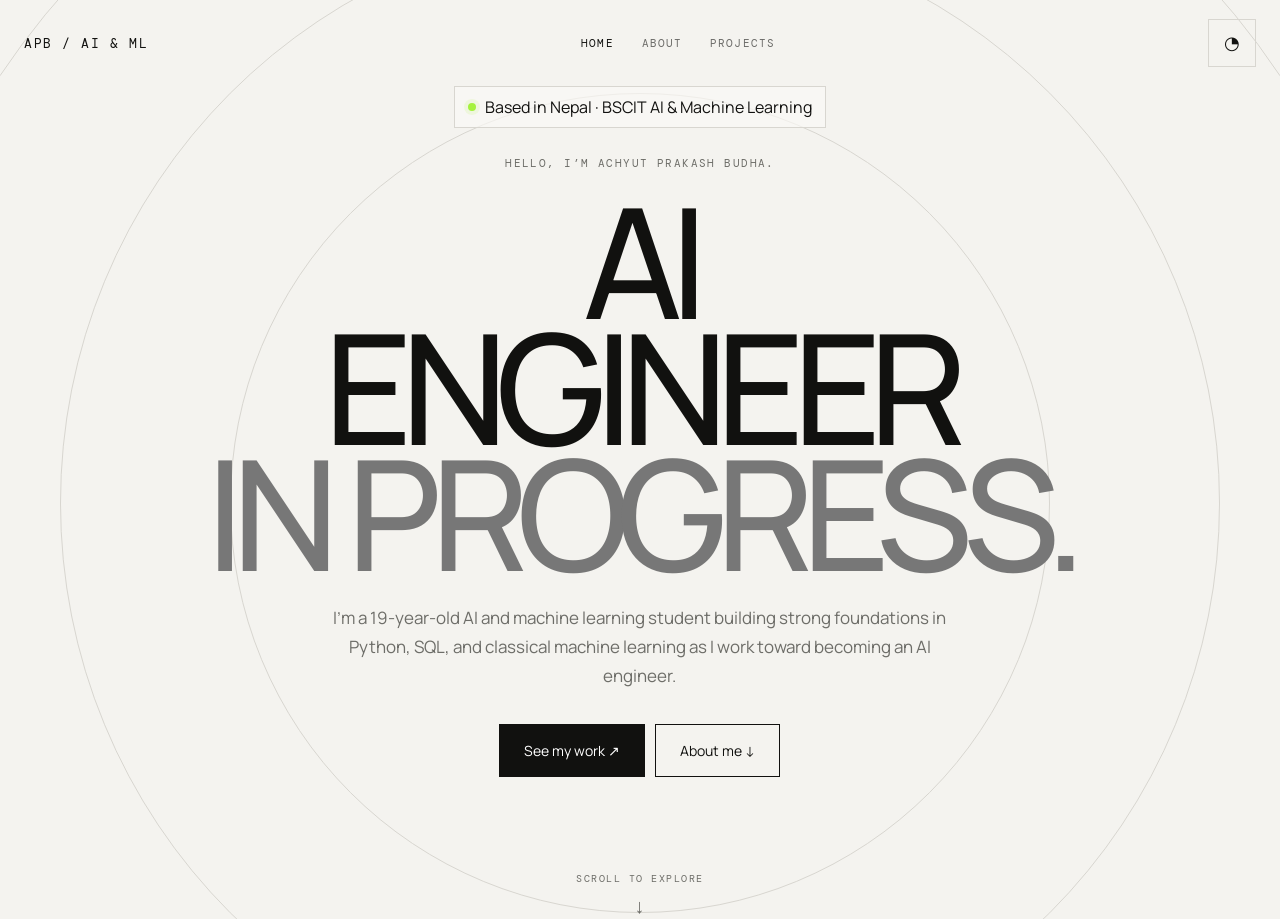
<file: achyut-portfolio/index.html>
<!doctype html><html lang="en"><head><meta charset="utf-8"><meta name="viewport" content="width=device-width,initial-scale=1"><title>Achyut Prakash Budha — AI Engineer in Progress</title><meta name="description" content="Portfolio of Achyut Prakash Budha, a 19-year-old student in Nepal building foundations in AI and machine learning."><link rel="stylesheet" href="styles.css"></head><body><div class="page"><div class="shell"><header class="topbar"><a class="brand" href="index.html">APB / AI & ML</a><nav class="nav"><a class="active" href="index.html">Home</a><a href="about.html">About</a><a href="projects.html">Projects</a></nav><button class="theme" data-theme aria-label="Toggle theme">◔</button></header></div><main class="hero"><div class="orb"></div><div class="orb2"></div><div class="orb3"></div><div class="hero-inner fade"><div class="status"><span class="dot"></span> Based in Nepal · BSCIT AI & Machine Learning</div><div class="eyebrow" style="margin-top:28px">Hello, I’m Achyut Prakash Budha.</div><h1>AI<br>ENGINEER<br><span style="color:#777">IN PROGRESS.</span></h1><p>I’m a 19-year-old AI and machine learning student building strong foundations in Python, SQL, and classical machine learning as I work toward becoming an AI engineer.</p><div class="actions"><a class="btn primary" href="projects.html">See my work ↗</a><a class="btn secondary" href="about.html">About me ↓</a></div><div class="scroll">SCROLL TO EXPLORE<span>↓</span></div></div></main></div><script src="script.js"></script></body></html>
</file>
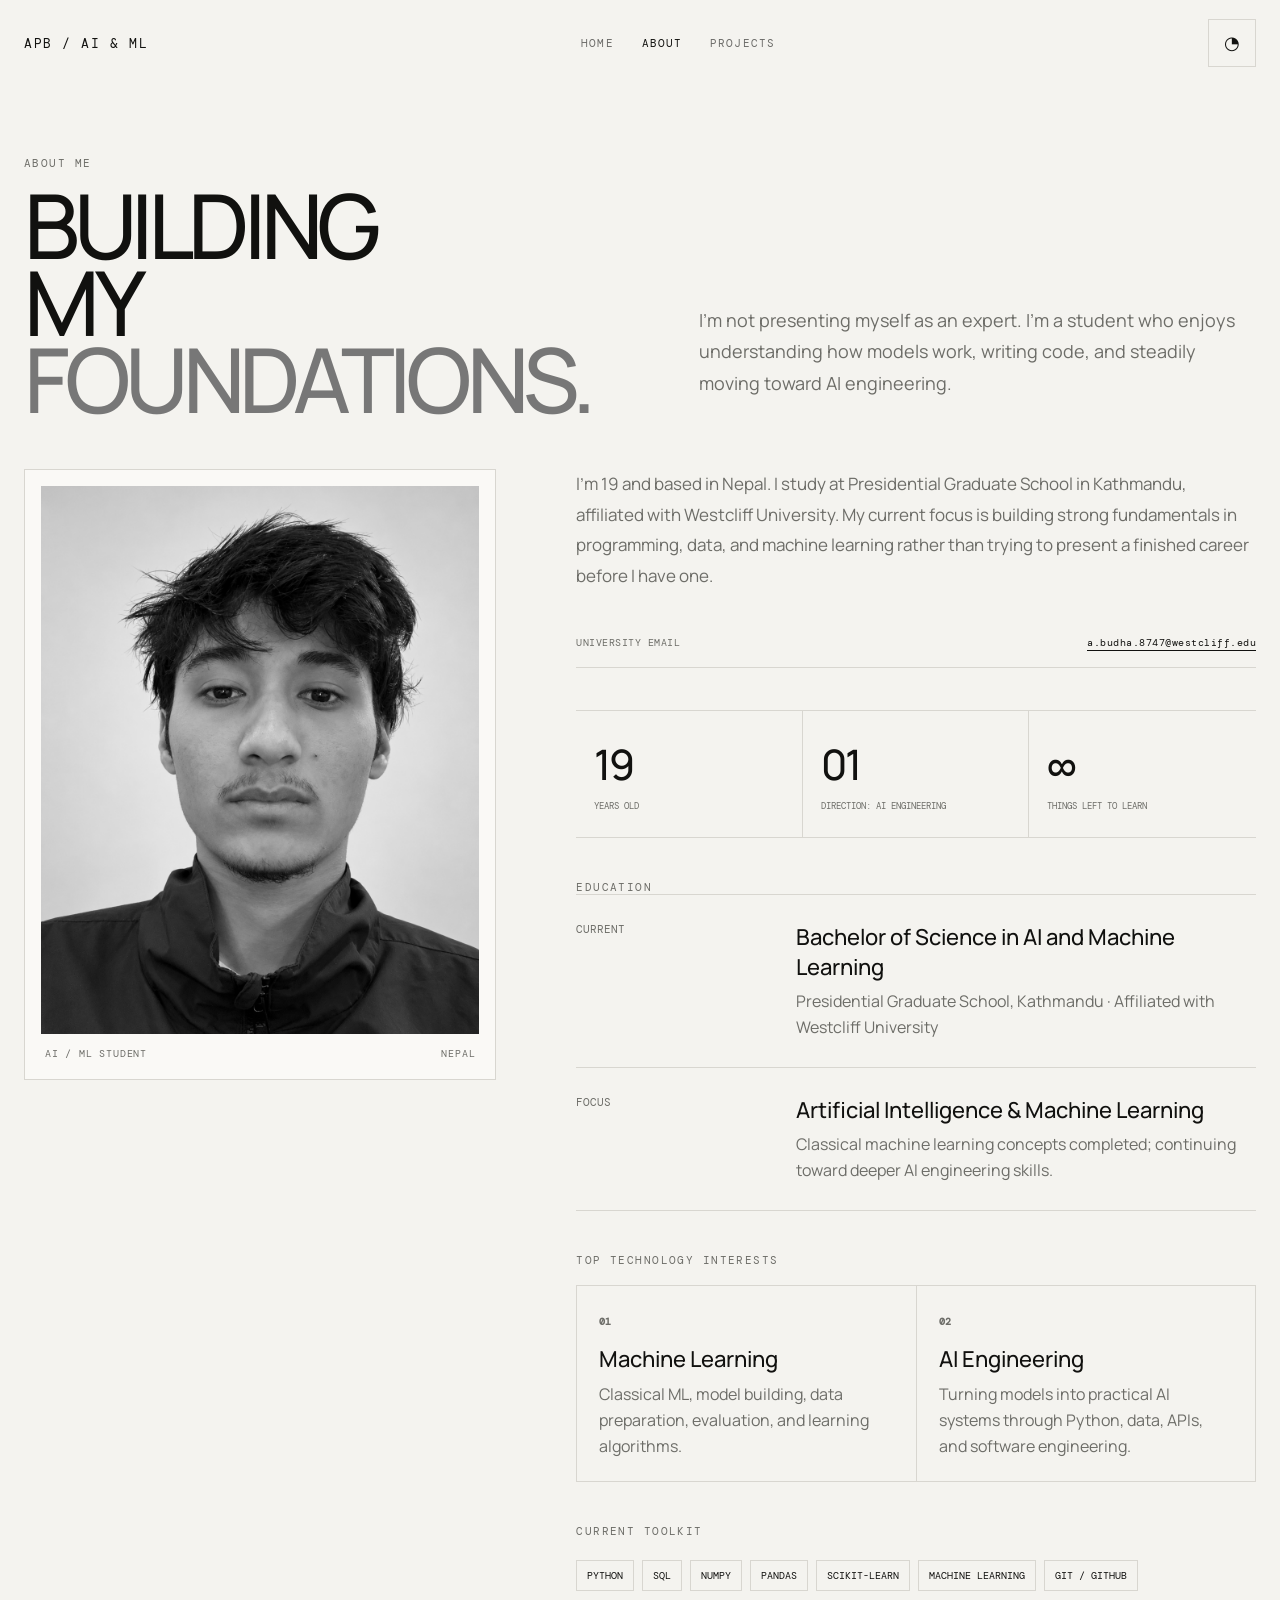
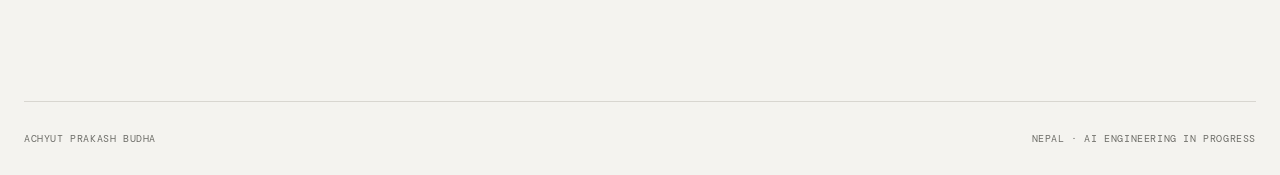
<file: achyut-portfolio/about.html>
<!doctype html><html lang="en"><head><meta charset="utf-8"><meta name="viewport" content="width=device-width,initial-scale=1"><title>About — Achyut Prakash Budha</title><link rel="stylesheet" href="styles.css"></head><body><div class="shell"><header class="topbar"><a class="brand" href="index.html">APB / AI & ML</a><nav class="nav"><a href="index.html">Home</a><a class="active" href="about.html">About</a><a href="projects.html">Projects</a></nav><button class="theme" data-theme aria-label="Toggle theme">◔</button></header></div><main class="page-main"><div class="shell"><div class="section-head fade"><div><div class="section-kicker">About me</div><h2>BUILDING<br>MY <span>FOUNDATIONS.</span></h2></div><p class="lead">I’m not presenting myself as an expert. I’m a student who enjoys understanding how models work, writing code, and steadily moving toward AI engineering.</p></div><div class="about-grid"><div class="portrait-card fade"><img src="assets/achyut.jpg" alt="Achyut Prakash Budha"><div class="caption"><span>AI / ML Student</span><span>Nepal</span></div></div><div><div class="text-block fade">I’m 19 and based in Nepal. I study at Presidential Graduate School in Kathmandu, affiliated with Westcliff University. My current focus is building strong fundamentals in programming, data, and machine learning rather than trying to present a finished career before I have one.</div><div class="contact-line"><span>UNIVERSITY EMAIL</span><a href="mailto:a.budha.8747@westcliff.edu">a.budha.8747@westcliff.edu</a></div><div class="facts"><div class="fact"><strong>19</strong><small>Years old</small></div><div class="fact"><strong>01</strong><small>Direction: AI engineering</small></div><div class="fact"><strong>∞</strong><small>Things left to learn</small></div></div><div class="section-kicker">Education</div><div class="timeline"><div class="timeline-row"><div class="date">CURRENT</div><div><h3>Bachelor of Science in AI and Machine Learning</h3><p>Presidential Graduate School, Kathmandu · Affiliated with Westcliff University</p></div></div><div class="timeline-row"><div class="date">FOCUS</div><div><h3>Artificial Intelligence & Machine Learning</h3><p>Classical machine learning concepts completed; continuing toward deeper AI engineering skills.</p></div></div></div><div class="section-kicker" style="margin-top:42px">Top technology interests</div><div class="interest-grid"><div class="interest"><strong>01</strong><h3>Machine Learning</h3><p>Classical ML, model building, data preparation, evaluation, and learning algorithms.</p></div><div class="interest"><strong>02</strong><h3>AI Engineering</h3><p>Turning models into practical AI systems through Python, data, APIs, and software engineering.</p></div></div><div class="section-kicker" style="margin-top:42px">Current toolkit</div><div class="tags"><span class="tag">Python</span><span class="tag">SQL</span><span class="tag">NumPy</span><span class="tag">Pandas</span><span class="tag">Scikit-learn</span><span class="tag">Machine Learning</span><span class="tag">Git / GitHub</span></div></div></div></div></main><footer class="footer shell"><span>ACHYUT PRAKASH BUDHA</span><span>NEPAL · AI ENGINEERING IN PROGRESS</span></footer><script src="script.js"></script></body></html>
</file>
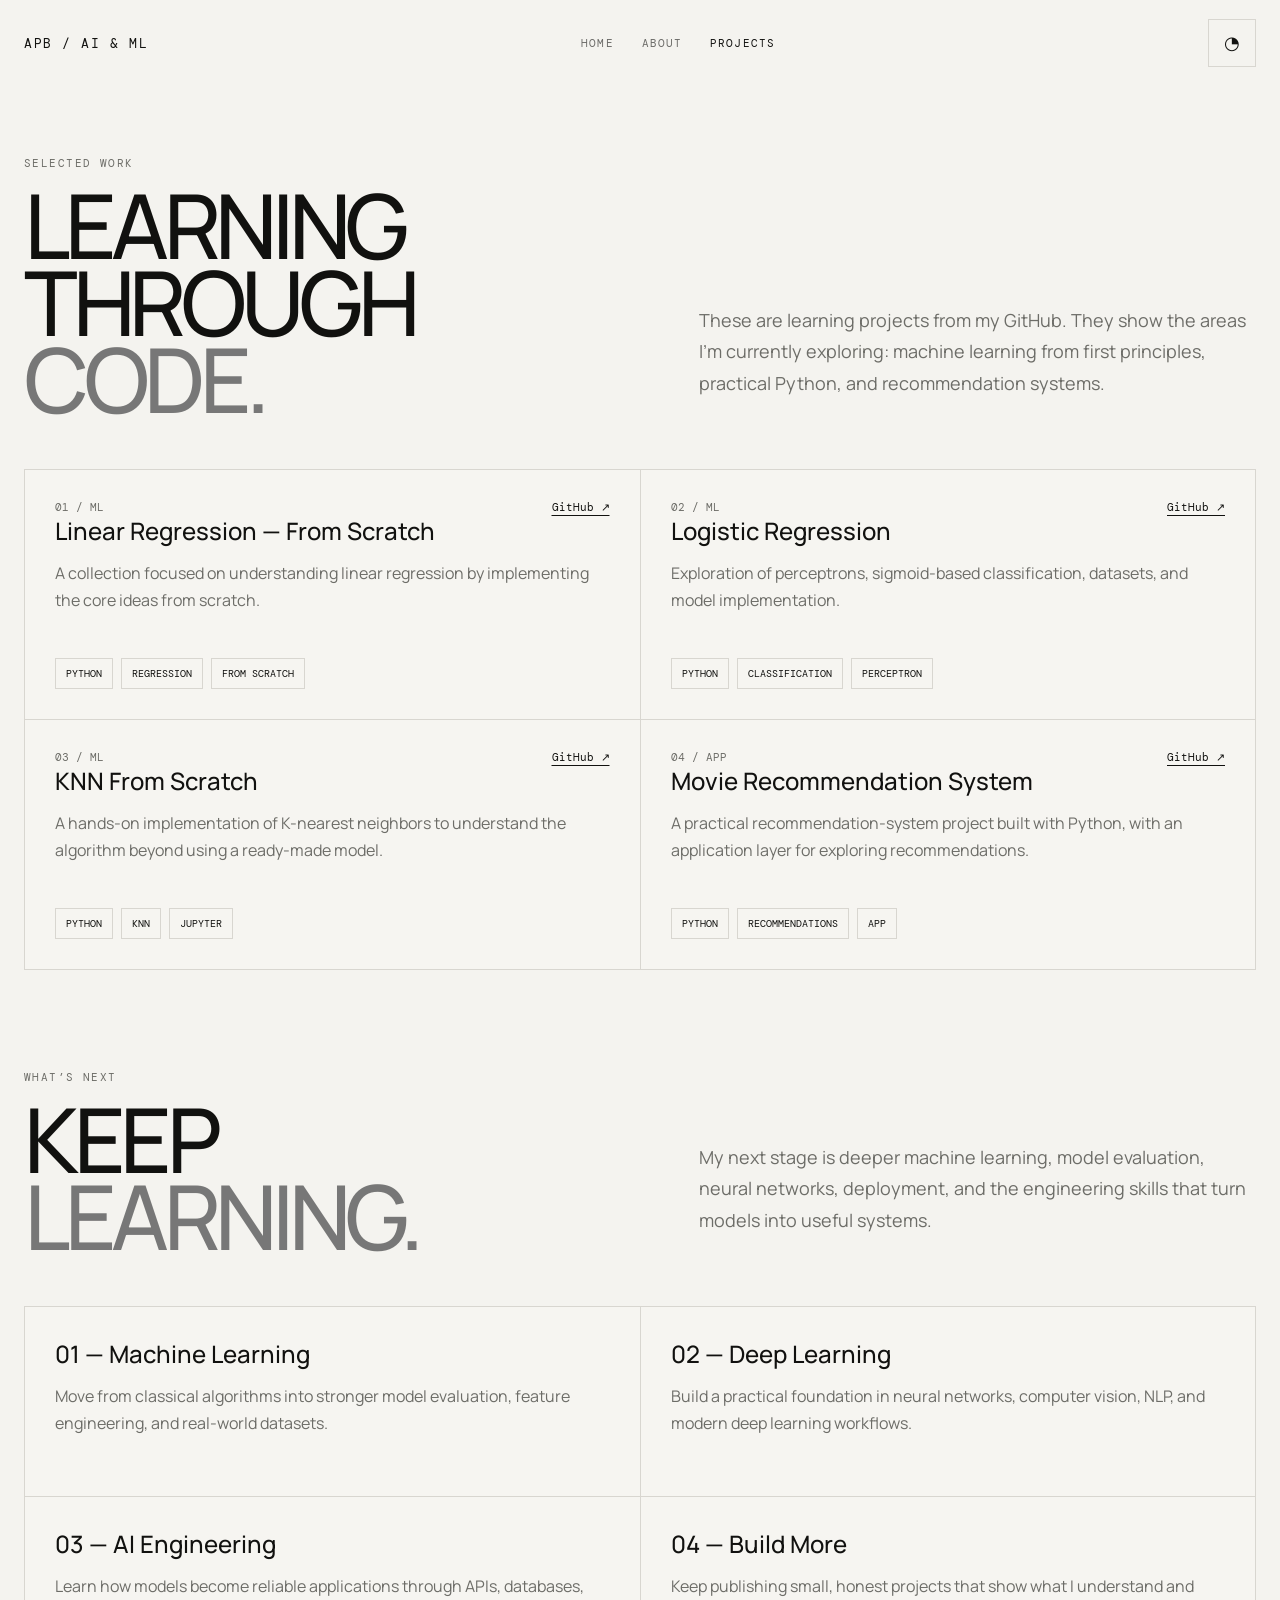
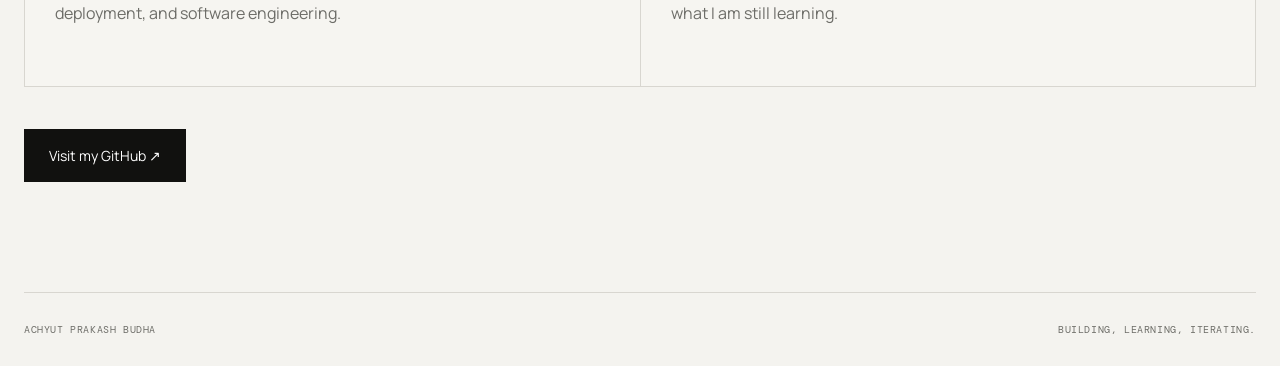
<file: achyut-portfolio/projects.html>
<!doctype html><html lang="en"><head><meta charset="utf-8"><meta name="viewport" content="width=device-width,initial-scale=1"><title>Projects — Achyut Prakash Budha</title><link rel="stylesheet" href="styles.css"></head><body><div class="shell"><header class="topbar"><a class="brand" href="index.html">APB / AI & ML</a><nav class="nav"><a href="index.html">Home</a><a href="about.html">About</a><a class="active" href="projects.html">Projects</a></nav><button class="theme" data-theme aria-label="Toggle theme">◔</button></header></div><main class="page-main"><div class="shell"><div class="section-head fade"><div><div class="section-kicker">Selected work</div><h2>LEARNING<br>THROUGH <span>CODE.</span></h2></div><p class="lead">These are learning projects from my GitHub. They show the areas I’m currently exploring: machine learning from first principles, practical Python, and recommendation systems.</p></div><div class="project-grid"><article class="project"><div><div class="project-top"><span class="project-no">01 / ML</span><a class="project-link" href="https://github.com/achyu7budha/Linear_Regression_All_Scratch_Code" target="_blank" rel="noreferrer">GitHub ↗</a></div><h3>Linear Regression — From Scratch</h3><p>A collection focused on understanding linear regression by implementing the core ideas from scratch.</p></div><div class="tags"><span class="tag">Python</span><span class="tag">Regression</span><span class="tag">From scratch</span></div></article><article class="project"><div><div class="project-top"><span class="project-no">02 / ML</span><a class="project-link" href="https://github.com/achyu7budha/Logistic_Regression" target="_blank" rel="noreferrer">GitHub ↗</a></div><h3>Logistic Regression</h3><p>Exploration of perceptrons, sigmoid-based classification, datasets, and model implementation.</p></div><div class="tags"><span class="tag">Python</span><span class="tag">Classification</span><span class="tag">Perceptron</span></div></article><article class="project"><div><div class="project-top"><span class="project-no">03 / ML</span><a class="project-link" href="https://github.com/achyu7budha/KNN_From_Scratch" target="_blank" rel="noreferrer">GitHub ↗</a></div><h3>KNN From Scratch</h3><p>A hands-on implementation of K-nearest neighbors to understand the algorithm beyond using a ready-made model.</p></div><div class="tags"><span class="tag">Python</span><span class="tag">KNN</span><span class="tag">Jupyter</span></div></article><article class="project"><div><div class="project-top"><span class="project-no">04 / APP</span><a class="project-link" href="https://github.com/achyu7budha/Movie-Recommendaton-System" target="_blank" rel="noreferrer">GitHub ↗</a></div><h3>Movie Recommendation System</h3><p>A practical recommendation-system project built with Python, with an application layer for exploring recommendations.</p></div><div class="tags"><span class="tag">Python</span><span class="tag">Recommendations</span><span class="tag">App</span></div></article></div><div class="section-head" style="margin-top:100px"><div><div class="section-kicker">What’s next</div><h2>KEEP<br><span>LEARNING.</span></h2></div><p class="lead">My next stage is deeper machine learning, model evaluation, neural networks, deployment, and the engineering skills that turn models into useful systems.</p></div><div class="skill-grid"><div class="skill"><h3>01 — Machine Learning</h3><p>Move from classical algorithms into stronger model evaluation, feature engineering, and real-world datasets.</p></div><div class="skill"><h3>02 — Deep Learning</h3><p>Build a practical foundation in neural networks, computer vision, NLP, and modern deep learning workflows.</p></div><div class="skill"><h3>03 — AI Engineering</h3><p>Learn how models become reliable applications through APIs, databases, deployment, and software engineering.</p></div><div class="skill"><h3>04 — Build More</h3><p>Keep publishing small, honest projects that show what I understand and what I am still learning.</p></div></div><div style="margin-top:42px"><a class="btn primary" href="https://github.com/achyu7budha" target="_blank" rel="noreferrer">Visit my GitHub ↗</a></div></div></main><footer class="footer shell"><span>ACHYUT PRAKASH BUDHA</span><span>BUILDING, LEARNING, ITERATING.</span></footer><script src="script.js"></script></body></html>
</file>
<file: achyut-portfolio/styles.css>
@import url('https://fonts.googleapis.com/css2?family=DM+Mono:wght@400;500&family=Manrope:wght@400;500;600;700&display=swap');
:root{--bg:#f4f3ef;--paper:#faf9f6;--ink:#11110f;--muted:#6d6d68;--line:#d8d6d0;--accent:#a5f23d;--max:1240px}
*{box-sizing:border-box}html{scroll-behavior:smooth}body{margin:0;background:var(--bg);color:var(--ink);font-family:Manrope,Arial,sans-serif}a{color:inherit;text-decoration:none}.page{min-height:100vh;position:relative;overflow:hidden}.shell{width:min(calc(100% - 48px),var(--max));margin:auto}.topbar{height:86px;display:flex;align-items:center;justify-content:space-between;position:relative;z-index:5}.brand{font-family:'DM Mono',monospace;font-size:13px;letter-spacing:.12em;text-transform:uppercase}.nav{display:flex;gap:28px;font-family:'DM Mono',monospace;font-size:11px;letter-spacing:.1em;text-transform:uppercase}.nav a{opacity:.6}.nav a:hover,.nav a.active{opacity:1}.theme{border:1px solid var(--line);background:transparent;width:48px;height:48px;font-size:18px;cursor:pointer}.hero{min-height:calc(100vh - 86px);display:grid;place-items:center;position:relative}.orb,.orb2,.orb3{position:absolute;border:1px solid var(--line);border-radius:50%;pointer-events:none}.orb{width:820px;height:820px}.orb2{width:1160px;height:1160px}.orb3{width:1540px;height:1540px}.hero-inner{position:relative;text-align:center;z-index:2;max-width:980px}.eyebrow,.section-kicker{font-family:'DM Mono',monospace;font-size:11px;letter-spacing:.13em;text-transform:uppercase;color:var(--muted)}.status{display:inline-flex;align-items:center;gap:9px;border:1px solid var(--line);padding:9px 13px;background:rgba(250,249,246,.65)}.dot{width:8px;height:8px;border-radius:50%;background:var(--accent);box-shadow:0 0 0 4px rgba(165,242,61,.12)}h1{font-size:clamp(72px,12vw,178px);line-height:.82;letter-spacing:-.075em;font-weight:500;margin:28px 0}.hero p{max-width:650px;margin:0 auto;color:var(--muted);font-size:17px;line-height:1.7}.actions{display:flex;justify-content:center;gap:10px;margin-top:34px}.btn{display:inline-flex;align-items:center;gap:14px;padding:16px 24px;border:1px solid var(--ink);font-size:14px}.btn.primary{background:var(--ink);color:white}.btn.secondary{background:transparent}.scroll{margin-top:95px;font-family:'DM Mono',monospace;font-size:10px;letter-spacing:.15em;color:var(--muted)}.scroll span{display:block;font-size:20px;margin-top:8px}.page-main{padding:70px 0 110px}.section-head{display:grid;grid-template-columns:1.05fr .95fr;gap:60px;align-items:end;margin-bottom:52px}.section-head h2{font-size:clamp(54px,7vw,100px);line-height:.86;letter-spacing:-.06em;font-weight:500;margin:16px 0 0}.section-head h2 span{color:#777}.lead{font-size:18px;line-height:1.75;color:var(--muted);max-width:560px}.about-grid{display:grid;grid-template-columns:.82fr 1.18fr;gap:80px;align-items:start}.portrait-card{border:1px solid var(--line);background:var(--paper);padding:16px}.portrait-card img{width:100%;display:block;aspect-ratio:4/5;object-fit:cover;filter:grayscale(100%)}.caption{display:flex;justify-content:space-between;font-family:'DM Mono',monospace;font-size:10px;letter-spacing:.08em;text-transform:uppercase;color:var(--muted);padding:13px 4px 3px}.contact-line{display:flex;justify-content:space-between;align-items:center;border-bottom:1px solid var(--line);padding:18px 0;margin-top:26px;font-family:'DM Mono',monospace;font-size:10px;letter-spacing:.05em}.contact-line span{color:var(--muted)}.contact-line a{text-decoration:underline;text-underline-offset:4px}.interest-grid{display:grid;grid-template-columns:repeat(2,1fr);border-top:1px solid var(--line);border-left:1px solid var(--line);margin-top:18px}.interest{padding:22px;border-right:1px solid var(--line);border-bottom:1px solid var(--line)}.interest strong{font-family:'DM Mono',monospace;font-size:10px;color:var(--muted)}.interest h3{font-size:22px;font-weight:500;margin:14px 0 8px}.interest p{margin:0;color:var(--muted);line-height:1.6}.facts{display:grid;grid-template-columns:repeat(3,1fr);border-top:1px solid var(--line);border-bottom:1px solid var(--line);margin:42px 0}.fact{padding:24px 18px;border-right:1px solid var(--line)}.fact:last-child{border-right:0}.fact strong{font-size:42px;font-weight:500;display:block;letter-spacing:-.05em}.fact small{display:block;color:var(--muted);font-family:'DM Mono',monospace;font-size:9px;line-height:1.5;text-transform:uppercase;margin-top:7px}.text-block{color:var(--muted);font-size:17px;line-height:1.8}.skill-grid,.project-grid{display:grid;grid-template-columns:repeat(2,1fr);border-top:1px solid var(--line);border-left:1px solid var(--line)}.skill,.project{min-height:190px;padding:30px;border-right:1px solid var(--line);border-bottom:1px solid var(--line);background:rgba(250,249,246,.22)}.skill h3,.project h3{margin:0 0 13px;font-size:24px;font-weight:500}.skill p,.project p{margin:0;color:var(--muted);line-height:1.65}.tags{display:flex;flex-wrap:wrap;gap:8px;margin-top:22px}.tag{font-family:'DM Mono',monospace;font-size:10px;padding:8px 10px;border:1px solid var(--line);text-transform:uppercase}.project{display:flex;flex-direction:column;justify-content:space-between;min-height:250px}.project-top{display:flex;justify-content:space-between;gap:20px}.project-no{font-family:'DM Mono',monospace;font-size:11px;color:var(--muted)}.project-link{font-family:'DM Mono',monospace;font-size:11px;text-decoration:underline;text-underline-offset:4px}.timeline{border-top:1px solid var(--line)}.timeline-row{display:grid;grid-template-columns:180px 1fr;gap:40px;padding:27px 0;border-bottom:1px solid var(--line)}.timeline-row .date{font-family:'DM Mono',monospace;font-size:11px;color:var(--muted)}.timeline-row h3{margin:0 0 7px;font-size:22px;font-weight:500}.timeline-row p{margin:0;color:var(--muted);line-height:1.6}.footer{border-top:1px solid var(--line);padding:30px 0;color:var(--muted);font-family:'DM Mono',monospace;font-size:10px;letter-spacing:.06em;display:flex;justify-content:space-between}.mobile-menu{display:none}.fade{animation:fade .7s ease both}@keyframes fade{from{opacity:0;transform:translateY(12px)}to{opacity:1;transform:none}}@media(max-width:800px){.shell{width:min(calc(100% - 30px),var(--max))}.nav{display:none}.mobile-menu{display:block}.section-head,.about-grid{grid-template-columns:1fr;gap:35px}.interest-grid{grid-template-columns:1fr}.contact-line{align-items:flex-start;flex-direction:column;gap:9px}.skill-grid,.project-grid{grid-template-columns:1fr}.facts{grid-template-columns:1fr}.fact{border-right:0;border-bottom:1px solid var(--line)}.fact:last-child{border-bottom:0}.timeline-row{grid-template-columns:1fr;gap:10px}.hero{min-height:calc(100vh - 86px)}.orb{width:520px;height:520px}.orb2{width:760px;height:760px}.orb3{width:1000px;height:1000px}h1{font-size:clamp(62px,18vw,110px)}.hero p{font-size:15px}.actions{flex-direction:column;align-items:center}.footer{flex-direction:column;gap:10px}}
body.dark{--bg:#11110f;--paper:#171714;--ink:#f2f1ed;--muted:#a2a19b;--line:#373732}.theme{color:var(--ink)}
</file>
